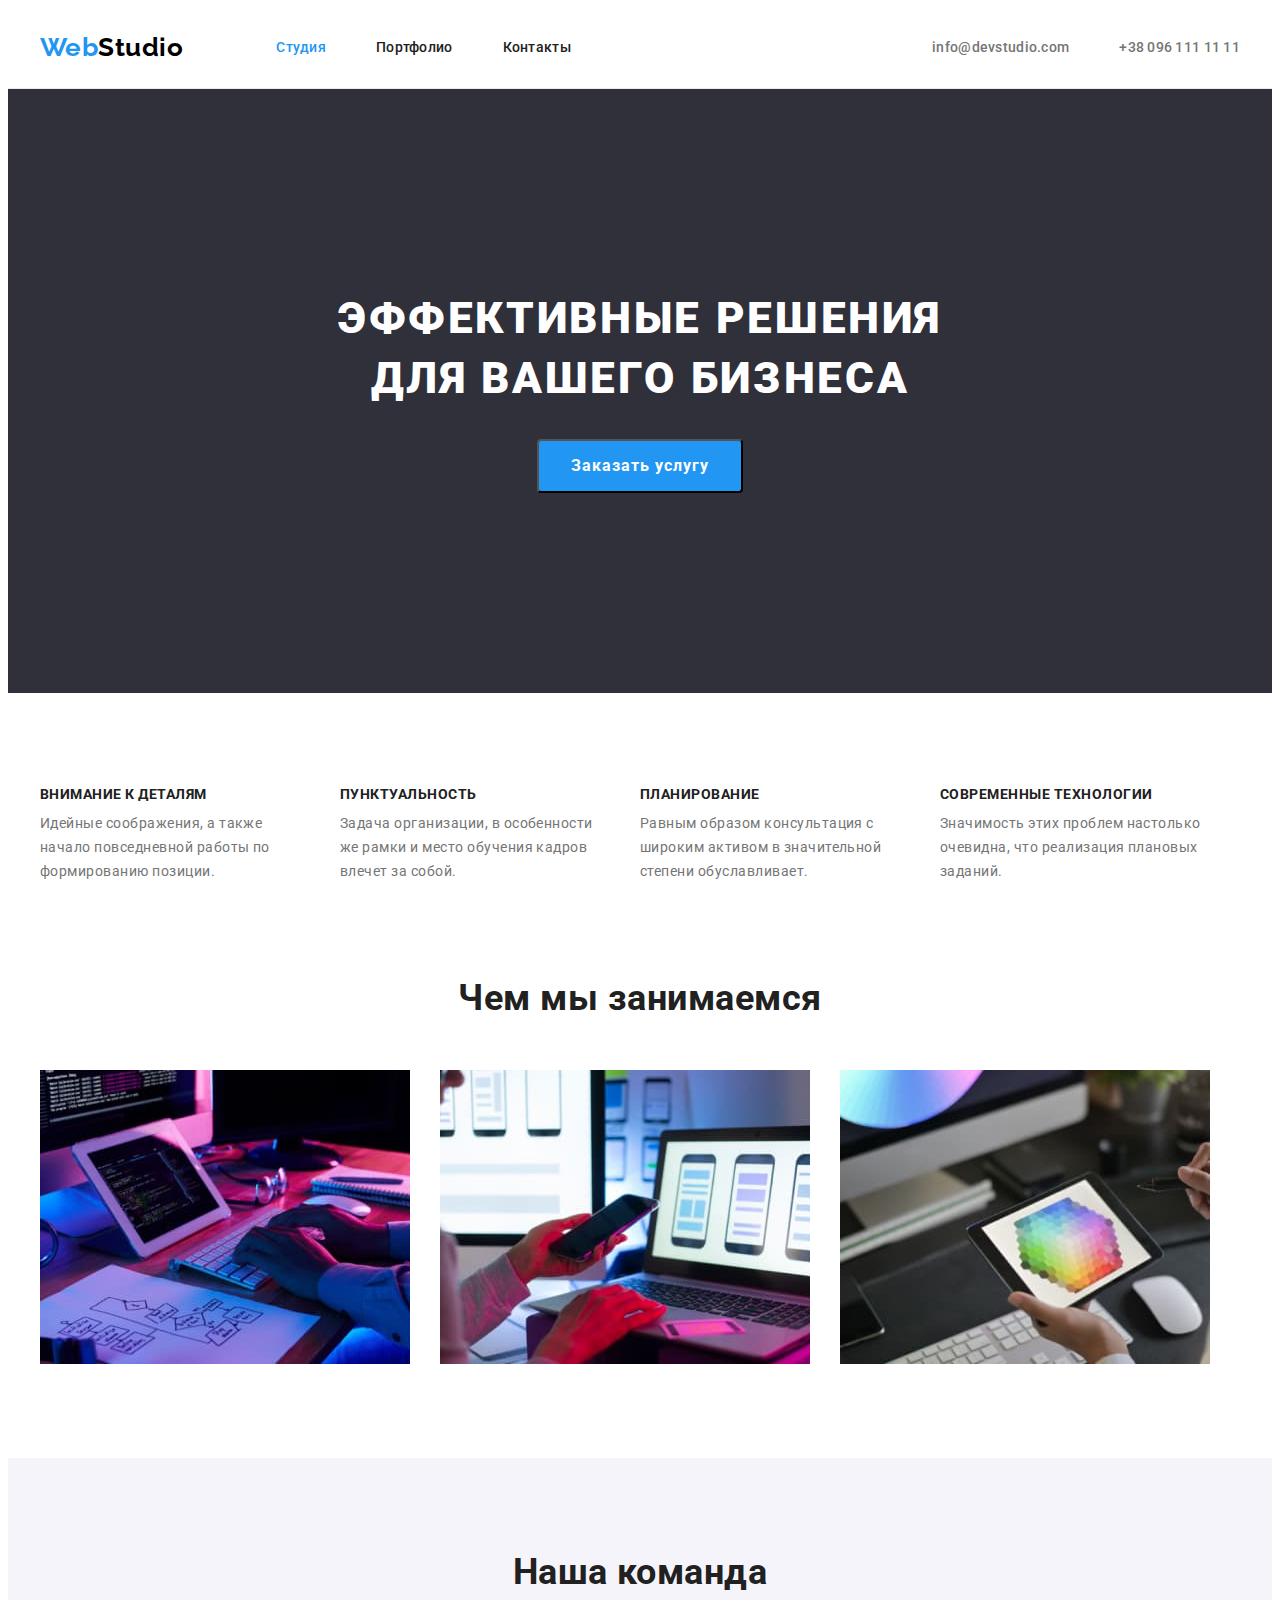
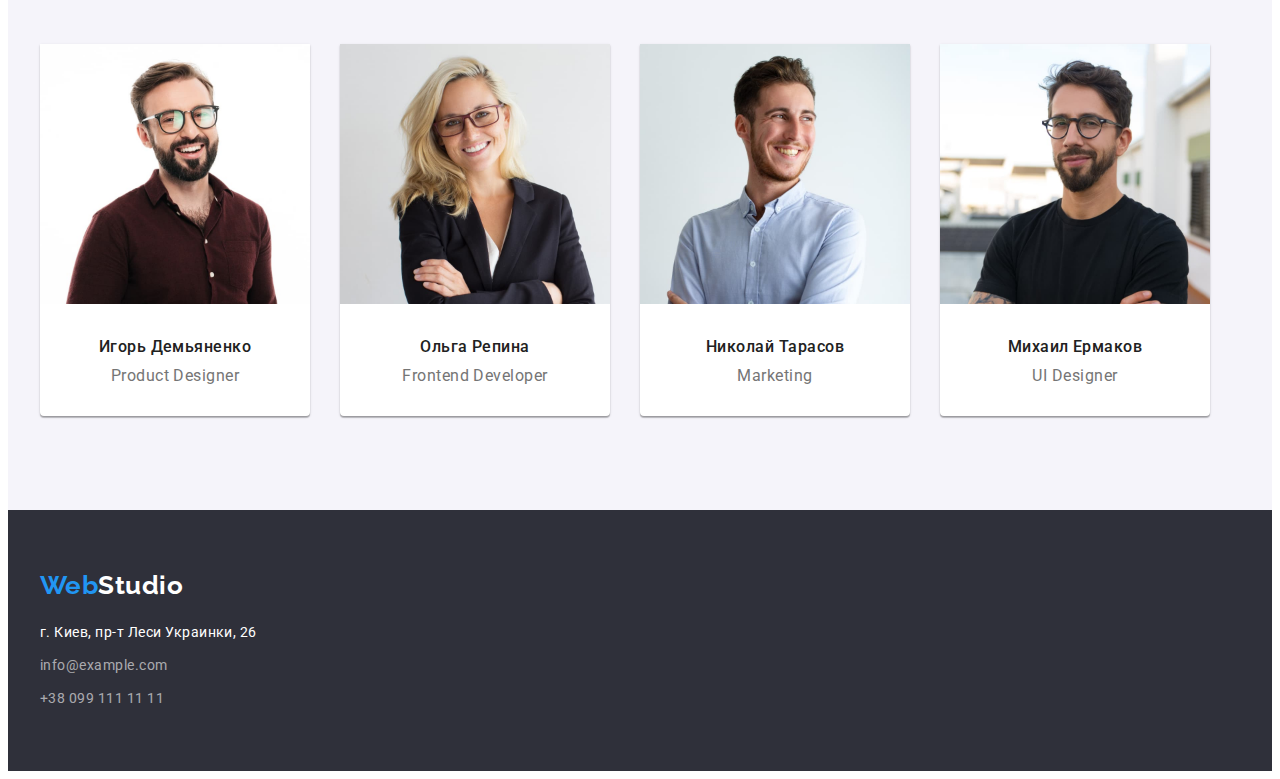
<file: index.html>
<!DOCTYPE html>
<html lang="ru">
  <head>
    <meta charset="UTF-8" />
    <meta http-equiv="X-UA-Compatible" content="IE=edge" />
    <meta name="viewport" content="width=device-width, initial-scale=1.0" />
    <title>Студия</title>
    <link rel="preconnect" href="https://fonts.googleapis.com" />
    <link rel="preconnect" href="https://fonts.gstatic.com" crossorigin />
    <link
      href="https://fonts.googleapis.com/css2?family=Raleway:wght@700&family=Roboto:wght@400;500;700;900&display=swap"
      rel="stylesheet"
    />
    <link
      rel="stylesheet"
      href="https://cdnjs.cloudflare.com/ajax/libs/modern-normalize/1.1.0/modern-normalize.min.css"
      integrity="sha512-wpPYUAdjBVSE4KJnH1VR1HeZfpl1ub8YT/NKx4PuQ5NmX2tKuGu6U/JRp5y+Y8XG2tV+wKQpNHVUX03MfMFn9Q=="
      crossorigin="anonymous"
      referrerpolicy="no-referrer"
    />
    <link rel="stylesheet" href="./css/styles.css" />
  </head>
  <body>
    <!--шапка-->
    <header class="page">
      <div class="container">
        <nav class="page-nav">
          <a class="page-nav-logo link" href="./index.html"
            ><span class="first-part-logo">Web</span><span class="second-part-logo">Studio</span></a
          >
          <ul class="page-nav-list list">
            <li class="item"><a class="link current" href="./index.html">Студия</a></li>
            <li class="item"><a class="link" href="./portfolio.html">Портфолио</a></li>
            <li class="item"><a class="link" href="">Контакты</a></li>
          </ul>
        </nav>

        <ul class="contacts list">
          <li class="item">
            <a class="link" href="mailto:info@devstudio.com">info@devstudio.com</a>
          </li>
          <li class="item"><a class="link" href="tel:+380961111111">+38 096 111 11 11</a></li>
        </ul>
      </div>
    </header>
    <main>
      <!--секция герой-->
      <section class="hero">
        <h1 class="hero-title">Эффективные решения для вашего бизнеса</h1>
        <button class="hero-button" type="button">Заказать услугу</button>
      </section>

      <!--наши приемущества-->
      <section class="advantages section">
        <div class="container">
          <h2 class="advantages-title visually-hidden">наши приемущества</h2>
          <ul class="advantages-list list">
            <li class="item">
              <h3 class="title">Внимание к деталям</h3>
              <p class="text">
                Идейные соображения, а также начало повседневной работы по формированию позиции.
              </p>
            </li>
            <li class="item">
              <h3 class="title">Пунктуальность</h3>
              <p class="text">
                Задача организации, в особенности же рамки и место обучения кадров влечет за собой.
              </p>
            </li>
            <li class="item">
              <h3 class="title">Планирование</h3>
              <p class="text">
                Равным образом консультация с широким активом в значительной степени обуславливает.
              </p>
            </li>
            <li class="item">
              <h3 class="title">Современные технологии</h3>
              <p class="text">
                Значимость этих проблем настолько очевидна, что реализация плановых заданий.
              </p>
            </li>
          </ul>
        </div>
      </section>
      <!-- Чем мы занимаемся -->
      <section class="possibilities section">
        <div class="container">
          <h2 class="possibilities-title title">Чем мы занимаемся</h2>
          <ul class="possibilities-list list">
            <li class="item">
              <img src="images/box1.jpg" width="370" alt="монитор с изображением кода страницы" />
            </li>
            <li class="item"><img src="images/box2.jpg" width="370" alt="смартфон и ноутбук" /></li>
            <li class="item"><img src="images/box3.jpg" width="370" alt="планшет в руке" /></li>
          </ul>
        </div>
      </section>
      <!-- наша команда -->
      <section class="team section">
        <div class="container">
          <h2 class="team-title title">Наша команда</h2>
          <ul class="team-list list">
            <li class="item">
              <img src="images/img1.jpg" width="270" alt="фото члена команды" />
              <div class="card-bottom">
                <h3 class="title">Игорь Демьяненко</h3>
                <p class="profession">Product Designer</p>
              </div>
            </li>
            <li class="item">
              <img src="images/img2.jpg" width="270" alt="фото члена команды" />
              <div class="card-bottom">
                <h3 class="title">Ольга Репина</h3>
                <p class="profession">Frontend Developer</p>
              </div>
            </li>
            <li class="item">
              <img src="images/img3.jpg" width="270" alt="фото члена команды" />
              <div class="card-bottom">
                <h3 class="title">Николай Тарасов</h3>
                <p class="profession">Marketing</p>
              </div>
            </li>
            <li class="item">
              <img src="images/img4.jpg" width="270" alt="фото члена команды" />
              <div class="card-bottom">
                <h3 class="title">Михаил Ермаков</h3>
                <p class="profession">UI Designer</p>
              </div>
            </li>
          </ul>
        </div>
      </section>
    </main>
    <!-- Футер -->
    <footer class="footer">
      <div class="container">
        <a class="page-nav-logo link" href="./index.html"
          ><span class="first-part-logo">Web</span><span class="second-part-logo">Studio</span></a
        >
        <address class="page-address">
          <p class="address">г. Киев, пр-т Леси Украинки, 26</p>
          <ul class="page-address-list list">
            <li class="item">
              <a class="link" href="mailto:info@example.com">info@example.com</a>
            </li>
            <li class="item"><a class="link" href="tel:+380991111111">+38 099 111 11 11</a></li>
          </ul>
        </address>
      </div>
    </footer>
  </body>
</html>
</file>
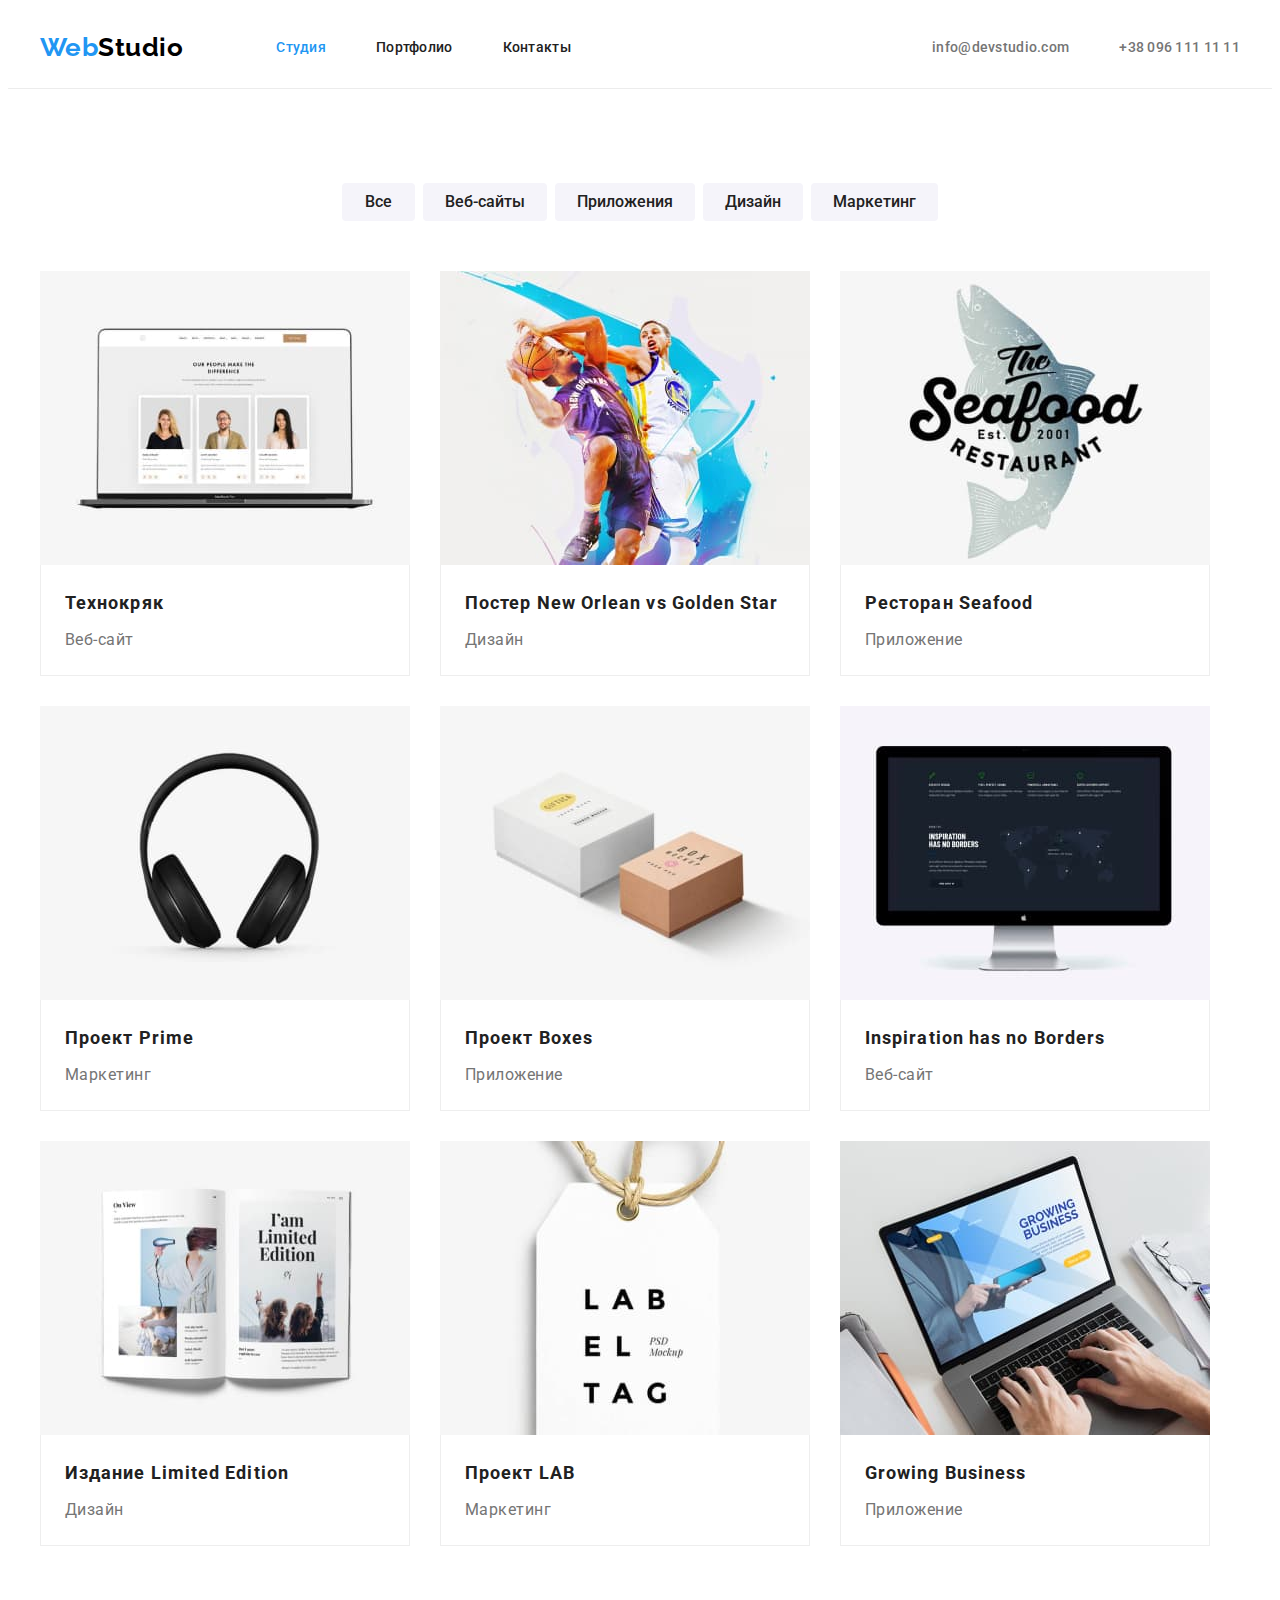
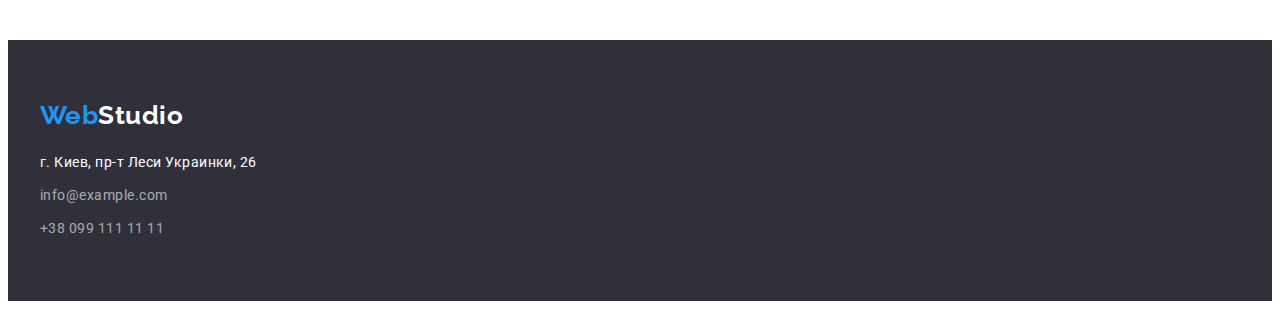
<file: portfolio.html>
<!DOCTYPE html>
<html lang="ru">
  <head>
    <meta charset="UTF-8" />
    <meta http-equiv="X-UA-Compatible" content="IE=edge" />
    <meta name="viewport" content="width=device-width, initial-scale=1.0" />
    <title>Портфолио</title>
    <link rel="preconnect" href="https://fonts.googleapis.com" />
    <link rel="preconnect" href="https://fonts.gstatic.com" crossorigin />
    <link
      href="https://fonts.googleapis.com/css2?family=Raleway:wght@700&family=Roboto:wght@400;500;700;900&display=swap"
      rel="stylesheet"
    />
    <link
      rel="stylesheet"
      href="https://cdnjs.cloudflare.com/ajax/libs/modern-normalize/1.1.0/modern-normalize.min.css"
      integrity="sha512-wpPYUAdjBVSE4KJnH1VR1HeZfpl1ub8YT/NKx4PuQ5NmX2tKuGu6U/JRp5y+Y8XG2tV+wKQpNHVUX03MfMFn9Q=="
      crossorigin="anonymous"
      referrerpolicy="no-referrer"
    />
    <link rel="stylesheet" href="./css/styles.css" />
  </head>
  <body>
    <!--шапка-->
    <header class="page">
      <div class="container">
        <nav class="page-nav">
          <a class="page-nav-logo link" href="./index.html"
            ><span class="first-part-logo">Web</span><span class="second-part-logo">Studio</span></a
          >
          <ul class="page-nav-list list">
            <li class="item"><a class="link current" href="./index.html">Студия</a></li>
            <li class="item"><a class="link" href="./portfolio.html">Портфолио</a></li>
            <li class="item"><a class="link" href="">Контакты</a></li>
          </ul>
        </nav>

        <ul class="contacts list">
          <li class="item">
            <a class="link" href="mailto:info@devstudio.com">info@devstudio.com</a>
          </li>
          <li class="item"><a class="link" href="tel:+380961111111">+38 096 111 11 11</a></li>
        </ul>
      </div>
    </header>
    <main>
      <section class="portfolio section">
        <div class="container">
          <h1 class="portfolio-title visually-hidden">Портфолио</h1>
          <ul class="portfolio-filter list">
            <li class="item"><button class="button" type="button">Все</button></li>
            <li class="item"><button class="button" type="button">Веб-сайты</button></li>
            <li class="item"><button class="button" type="button">Приложения</button></li>
            <li class="item"><button class="button" type="button">Дизайн</button></li>
            <li class="item"><button class="button" type="button">Маркетинг</button></li>
          </ul>
          <ul class="portfolio-list list">
            <li class="item">
              <img src="./images/img-portfolio.jpg" width="370" height="294" alt="ноутбук" />
              <div class="bottom-part">
                <h2 class="title">Технокряк</h2>
                <p class="description">Веб-сайт</p>
              </div>
            </li>
            <li class="item">
              <img
                src="./images/img-portfolio2.jpg"
                width="370"
                height="294"
                alt="два баскетболиста"
              />
              <div class="bottom-part">
                <h2 class="title">Постер New Orlean vs Golden Star</h2>
                <p class="description">Дизайн</p>
              </div>
            </li>
            <li class="item">
              <img
                src="./images/img-portfolio3.jpg"
                width="370"
                height="294"
                alt="логотип ресторана"
              />
              <div class="bottom-part">
                <h2 class="title">Ресторан Seafood</h2>
                <p class="description">Приложение</p>
              </div>
            </li>
            <li class="item">
              <img src="./images/img-portfolio4.jpg" width="370" height="294" alt="наушники" />
              <div class="bottom-part">
                <h2 class="title">Проект Prime</h2>
                <p class="description">Маркетинг</p>
              </div>
            </li>
            <li class="item">
              <img src="./images/img-portfolio5.jpg" width="370" height="294" alt="две коробки" />
              <div class="bottom-part">
                <h2 class="title">Проект Boxes</h2>
                <p class="description">Приложение</p>
              </div>
            </li>
            <li class="item">
              <img src="./images/img-portfolio6.jpg" width="370" height="294" alt="монитор" />
              <div class="bottom-part">
                <h2 class="title">Inspiration has no Borders</h2>
                <p class="description">Веб-сайт</p>
              </div>
            </li>
            <li class="item">
              <img
                src="./images/img-portfolio7.jpg"
                width="370"
                height="294"
                alt="развернутая книга"
              />
              <div class="bottom-part">
                <h2 class="title">Издание Limited Edition</h2>
                <p class="description">Дизайн</p>
              </div>
            </li>
            <li class="item">
              <img
                src="./images/img-portfolio8.jpg"
                width="370"
                height="294"
                alt="бумажный ярлык"
              />
              <div class="bottom-part">
                <h2 class="title">Проект LAB</h2>
                <p class="description">Маркетинг</p>
              </div>
            </li>
            <li class="item">
              <img
                src="./images/img-portfolio9.jpg"
                width="370"
                height="294"
                alt="руки на клавиатуре ноутбука"
              />
              <div class="bottom-part">
                <h2 class="title">Growing Business</h2>
                <p class="description">Приложение</p>
              </div>
            </li>
          </ul>
        </div>
      </section>
    </main>
    <!-- Футер -->
    <footer class="footer">
      <div class="container">
        <a class="page-nav-logo link" href="./index.html"
          ><span class="first-part-logo">Web</span><span class="second-part-logo">Studio</span></a
        >
        <address class="page-address">
          <p class="address">г. Киев, пр-т Леси Украинки, 26</p>
          <ul class="page-address-list list">
            <li class="item">
              <a class="link" href="mailto:info@example.com">info@example.com</a>
            </li>
            <li class="item"><a class="link" href="tel:+380991111111">+38 099 111 11 11</a></li>
          </ul>
        </address>
      </div>
    </footer>
  </body>
</html>
</file>
<file: css/styles.css>
/* общие */
.visually-hidden {
  position: absolute;
  width: 1px;
  height: 1px;
  margin: -1px;
  border: 0;
  padding: 0;

  white-space: nowrap;
  clip-path: inset(100%);
  clip: rect(0 0 0 0);
  overflow: hidden;
}
:root {
  --accent-color: #2196f3;
  --primary-text-color: #757575;
  --title-text-color: #212121;
  --primary-background: #fff;
  --button-bgc: #f5f4fa;
  --hover-text: #fff;
}
body {
  background-color: var(--primary-background);
  color: var(--primary-text-color);
  font-family: Roboto, sans-serif;
  letter-spacing: 0.03em;
}
.list {
  list-style: none;
  padding: 0;
  margin: 0;
}
.link {
  text-decoration: none;
}
.title {
  color: var(--title-text-color);
}
.container {
  margin-left: auto;
  margin-right: auto;
  width: 1200px;
  padding-right: 15px;
  padding-left: 15px;
  /* outline: 2px solid tomato; */
}
h1,
h2,
h3,
p,
ul {
  margin: 0;
}
.section {
  padding-top: 94px;
  padding-bottom: 94px;
}

/* навигация */
.page {
  border-bottom: 1px solid #ececec;
}
.page .container {
  display: flex;
  align-items: center;
}
.page-nav {
  display: flex;
  align-items: center;
}
.page-nav-list {
  display: flex;
  margin-left: 93px;
}
.page-nav-list .item {
  /* border: 1px solid tomato; */
  margin-right: 50px;
}
.page-nav-list .item:last-child {
  margin-right: 0;
}
.page-nav-list .link {
  display: block;
  padding-top: 32px;
  padding-bottom: 32px;

  color: var(--title-text-color);
  font-weight: 500;
  font-size: 14px;
  line-height: 1.14;
  letter-spacing: 0.02em;
}
.page-nav-list .link.current {
  color: var(--accent-color);
}
.contacts {
  display: flex;
  margin-left: auto;
}
.contacts .link {
  display: block;
  padding-top: 32px;
  padding-bottom: 32px;
}
.contacts .item {
  /* border: 1px solid tomato; */
  margin-right: 50px;
}
.contacts .item:last-child {
  margin-right: 0;
}
.contacts .link {
  color: var(--primary-text-color);
  font-weight: 500;
  font-size: 14px;
  line-height: 1.14;
  letter-spacing: 0.02em;
}
.page-nav-list .link:hover,
.page-nav-list .link:focus,
.contacts .link:hover,
.contacts .link:focus {
  color: var(--accent-color);
}
.page-nav-logo {
  font-family: Raleway, sans-serif;
  font-weight: 700;
  font-size: 26px;
  line-height: 1.2;
}
.first-part-logo {
  color: var(--accent-color);
}
.second-part-logo {
  color: #000000;
}
/* секция герой */
.hero {
  background-color: #2f303a;
  text-align: center;
  padding-top: 200px;
  padding-bottom: 200px;
}
.hero-title {
  margin-top: 0;
  margin-bottom: 30px;
  margin-left: auto;
  margin-right: auto;
  width: 696px;
  font-weight: 900;
  font-size: 44px;
  line-height: 1.36;
  letter-spacing: 0.06em;
  text-transform: uppercase;
  color: #fff;
}
.hero-button {
  border-radius: 4px;
  padding: 10px 32px;
  min-width: 200px;
  text-align: center;
  font-family: inherit;
  background-color: var(--accent-color);
  font-weight: 700;
  font-size: 16px;
  line-height: 1.87;
  letter-spacing: 0.06em;
  color: var(--hover-text);
  cursor: pointer;
}
/* преимущества */
.advantages-list {
  display: flex;
}
.advantages-list .item {
  width: 270px;
}
.advantages-list .item:not(:last-child) {
  margin-right: 30px;
}
.advantages .title {
  margin-bottom: 10px;
  font-weight: 700;
  font-size: 14px;
  line-height: 1.14;
  text-transform: uppercase;
}
.advantages .text {
  font-size: 14px;
  line-height: 1.71;
}
/* чем мы занимаемся и команда*/
.possibilities-list {
  display: flex;
}
.possibilities-list .item:not(:last-child) {
  margin-right: 30px;
}
.possibilities {
  padding-top: 0;
}
.possibilities-list img {
  vertical-align: bottom;
}
.possibilities-title {
  margin-bottom: 50px;
}
.team-list {
  display: flex;
}
.team-list .item {
  background-color: #fff;
  box-shadow: 0px 1px 3px rgba(0, 0, 0, 0.12), 0px 1px 1px rgba(0, 0, 0, 0.14),
    0px 2px 1px rgba(0, 0, 0, 0.2);
  border-radius: 0px 0px 4px 4px;
}
.team-list .item:not(:last-child) {
  margin-right: 30px;
}
.team {
  background-color: #f5f4fa;
}

.team-title {
  margin-bottom: 50px;
}
.card-bottom {
  padding-top: 30px;
  padding-bottom: 30px;
}
.possibilities-title,
.team-title {
  font-weight: 700;
  font-size: 36px;
  line-height: 1.16;
  text-align: center;
}
.team-list .title {
  margin-bottom: 10px;
  font-weight: 500;
  font-size: 16px;
  line-height: 1.18;
  text-align: center;
}
.team-list .profession {
  font-size: 16px;
  line-height: 1.18;
  text-align: center;
}

/* футер */
footer {
  background-color: #2f303a;
  padding-bottom: 60px;
  padding-top: 60px;
}
.page-address {
  font-style: normal;
  font-weight: 400;
  font-size: 14px;
  line-height: 1.71;
  color: #fff;
}
.page-address .address {
  margin-bottom: 9px;
}
.page-address .item:not(:last-child) {
  margin-bottom: 9px;
}
.page-address .link {
  color: rgba(255, 255, 255, 0.6);
}
.page-address .link:hover,
.page-address .link:focus {
  color: var(--accent-color);
}
footer .second-part-logo {
  color: var(--hover-text);
}
.footer .page-nav-logo {
  display: block;
  margin-bottom: 20px;
}
/* для портфолио */
.portfolio-filter {
  display: flex;
  justify-content: center;
}
.portfolio-filter .item:not(:last-child) {
  margin-right: 8px;
}
.portfolio-filter {
  margin-bottom: 50px;
}
.portfolio .button {
  border-radius: 4px;
  border: none;
  padding: 6px 22px;
  min-width: 73px;
  font-family: inherit;
  font-weight: 500;
  font-size: 16px;
  line-height: 1.62;
  text-align: center;
  background-color: var(--button-bgc);
  color: var(--title-text-color);
  cursor: pointer;
}
.portfolio .button:hover,
.portfolio .button:focus {
  background-color: var(--accent-color);
  color: var(--hover-text);
}
.portfolio-list img {
  vertical-align: bottom;
}
.portfolio-list {
  display: flex;
  flex-wrap: wrap;
}
.portfolio-list .item {
  width: 370px;
  margin-right: 30px;
  margin-bottom: 30px;
}
.bottom-part {
  border: 1px solid #eeeeee;
  border-top: none;
  padding-top: 20px;
  padding-bottom: 20px;
  padding-right: 24px;
  padding-left: 24px;
}
.portfolio-list .item:nth-child(3n) {
  margin-right: 0;
}
.portfolio-list .item:nth-last-child(-n + 3) {
  margin-bottom: 0;
}
.portfolio .title {
  margin-bottom: 4px;
  /* margin-left: 24px; */

  font-weight: 700;
  font-size: 18px;
  line-height: 2;
  letter-spacing: 0.06em;
}
.portfolio .description {
  /* margin-bottom: 20px;
  margin-left: 24px; */
  font-size: 16px;
  line-height: 1.87;
}
</file>
